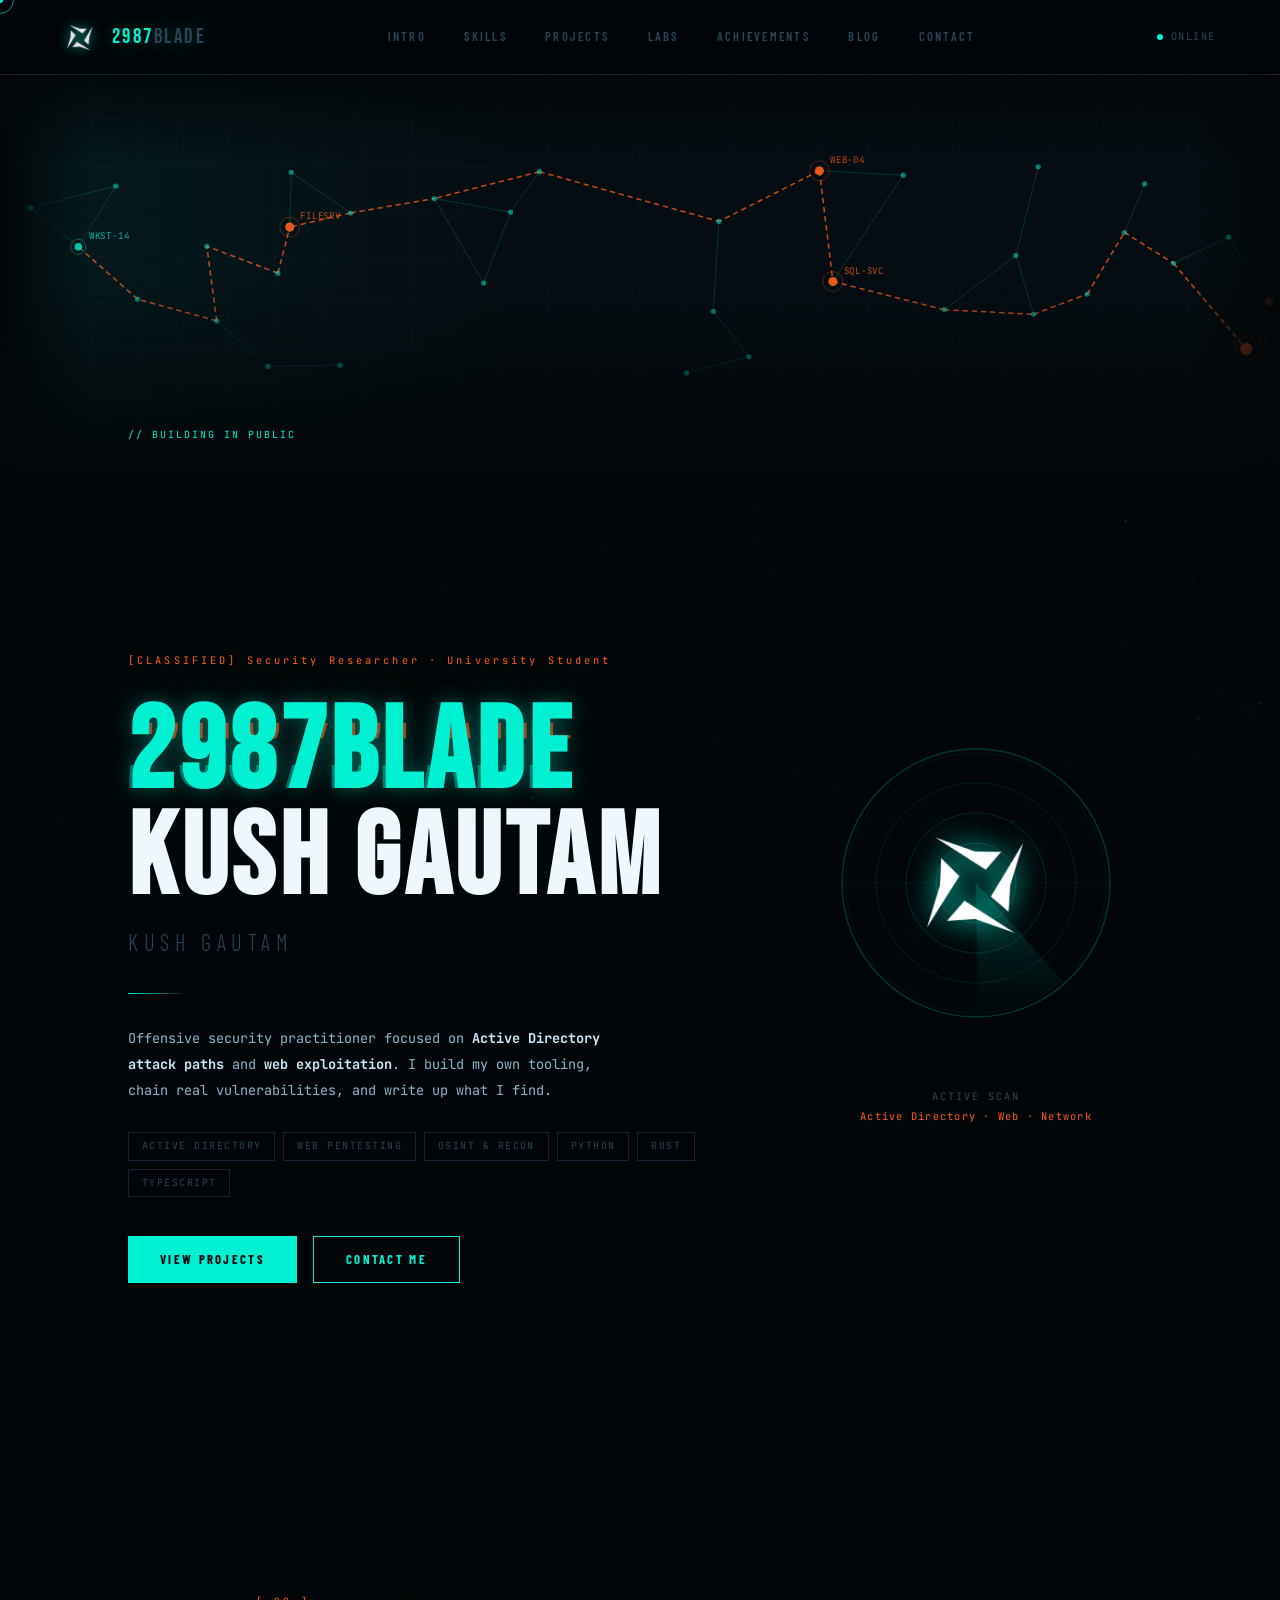
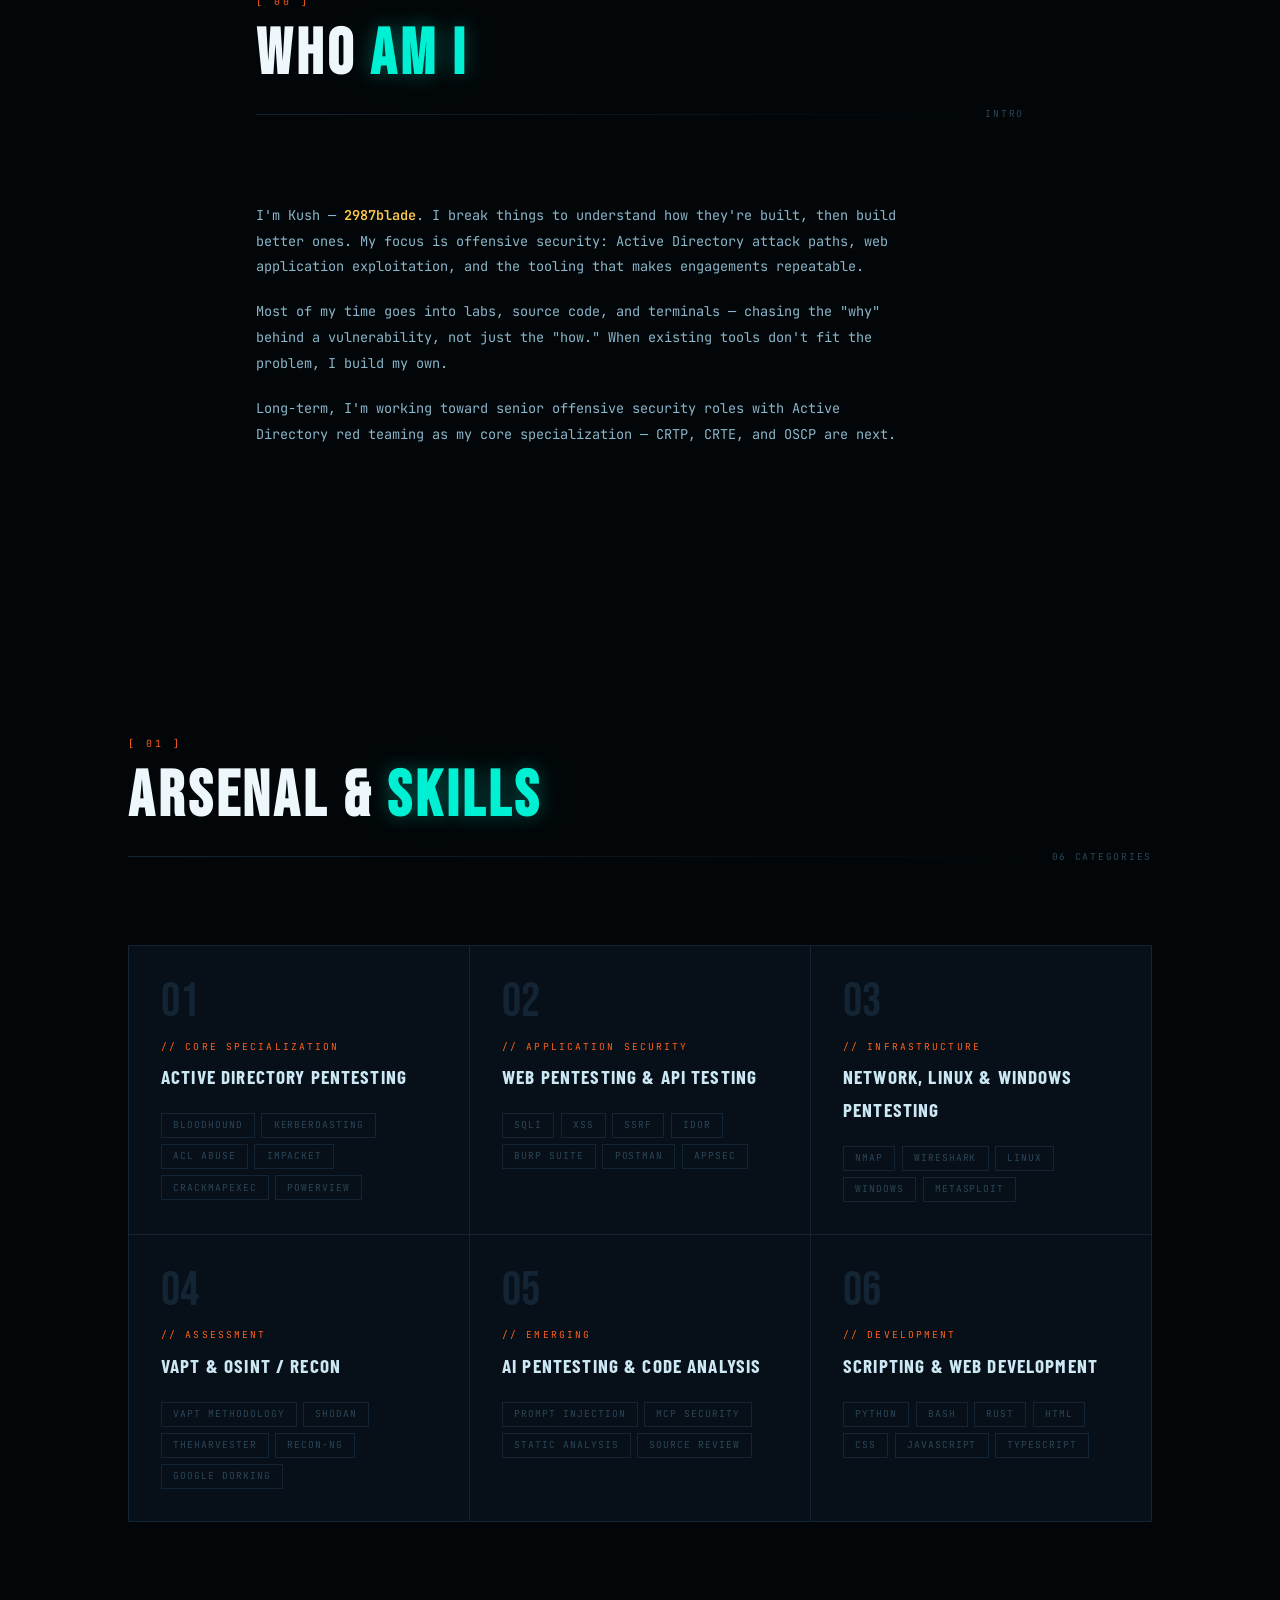
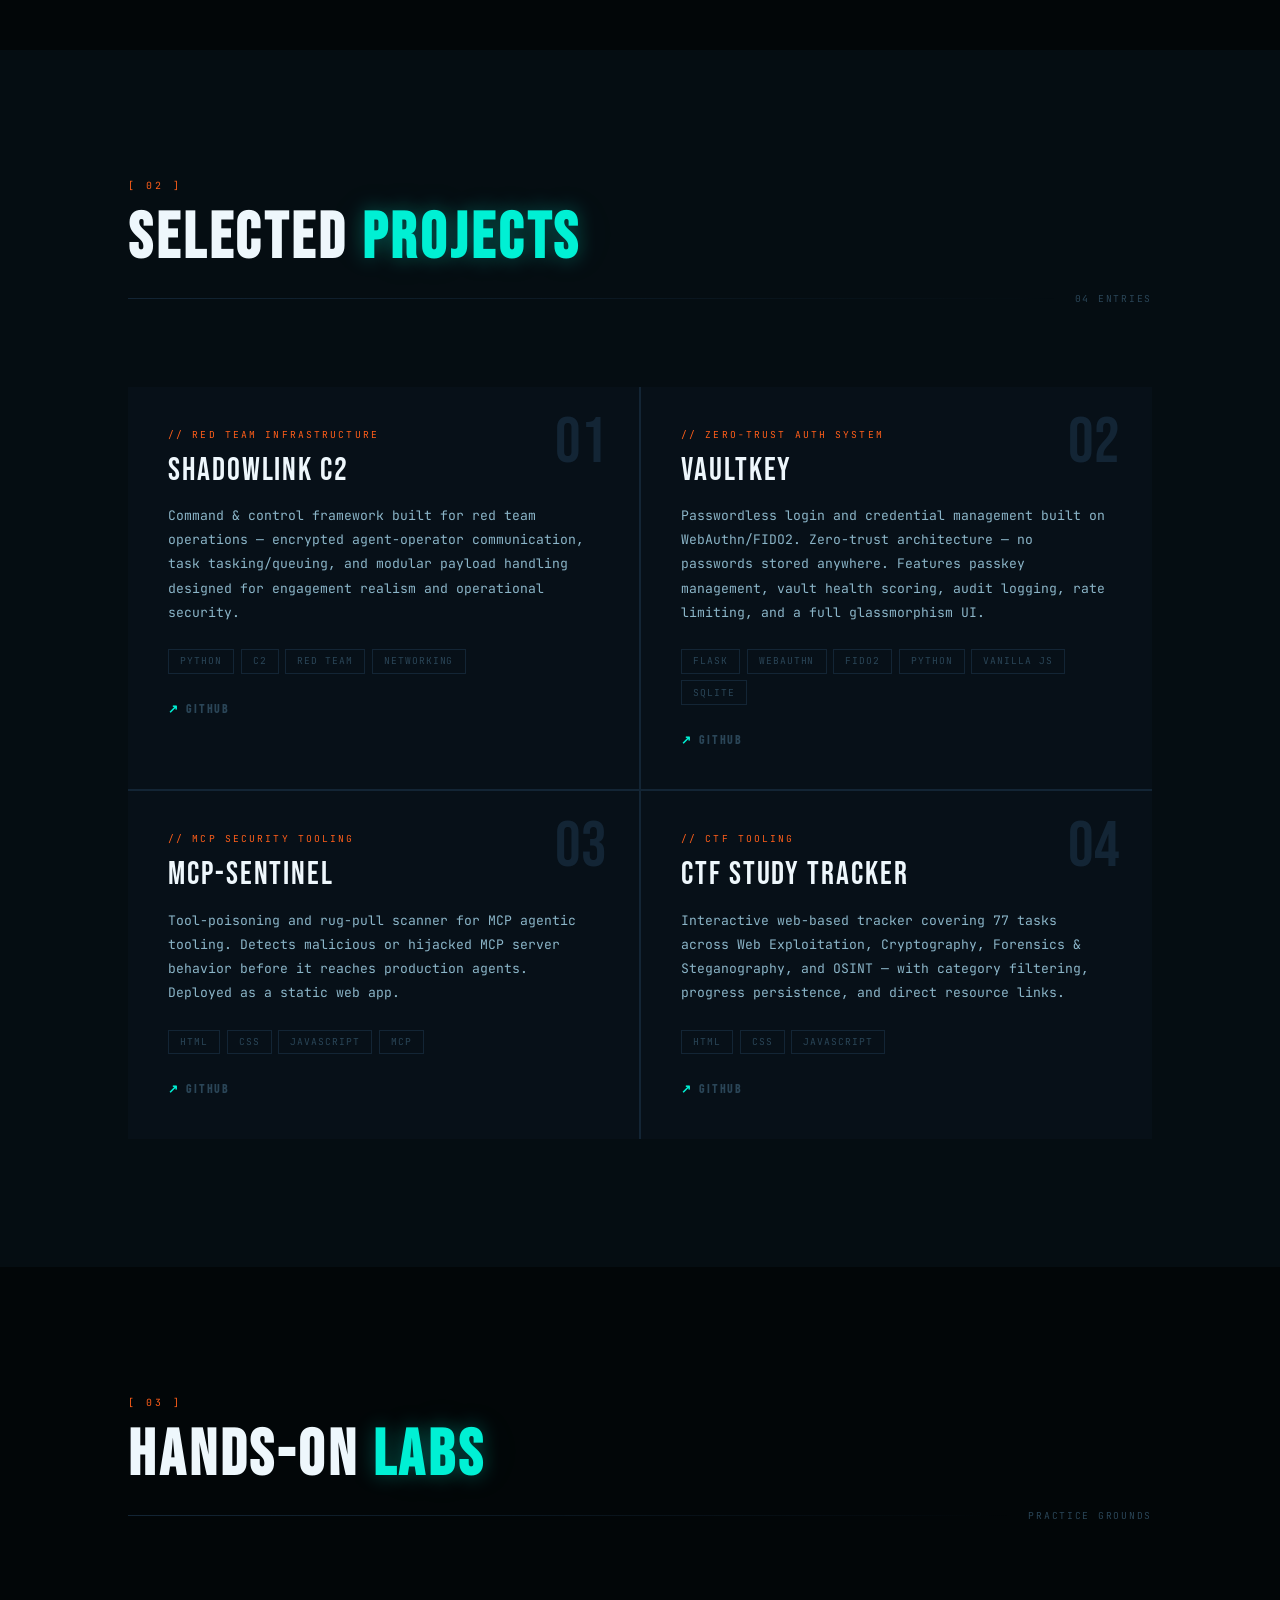
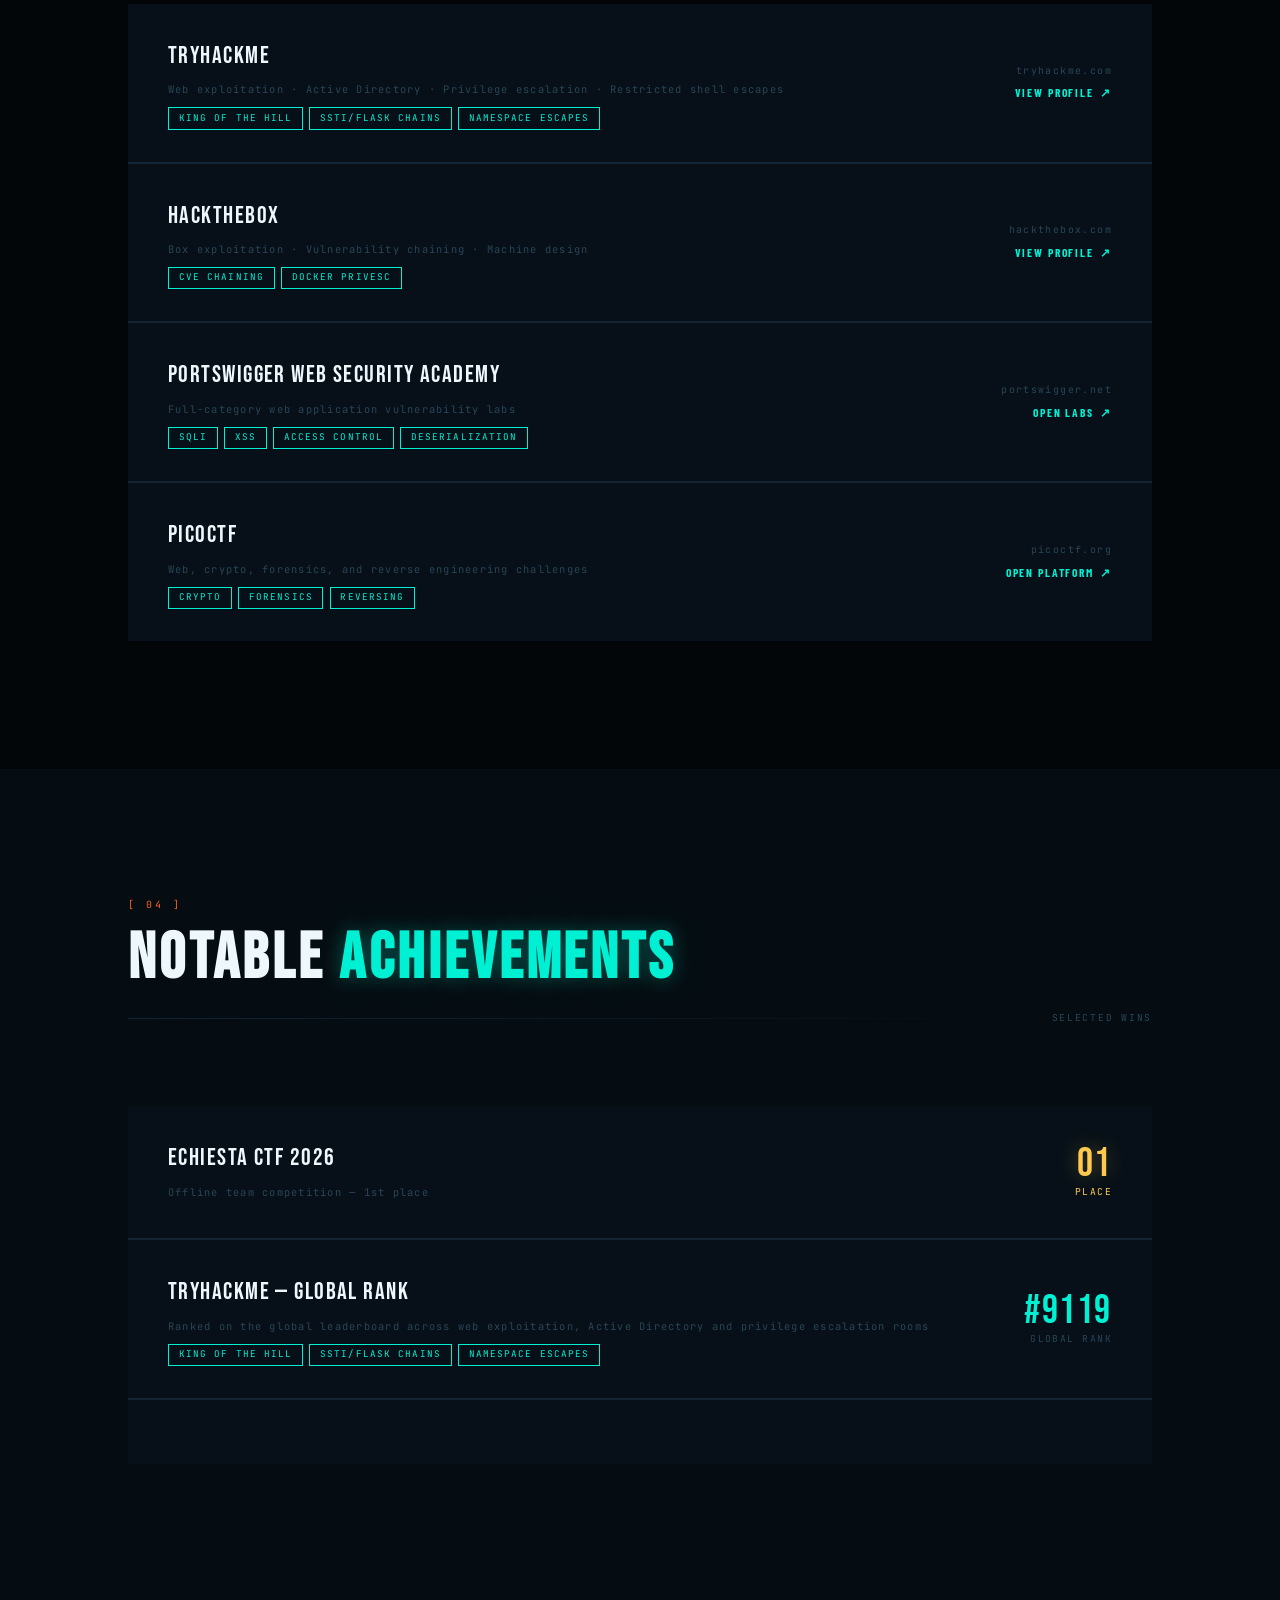
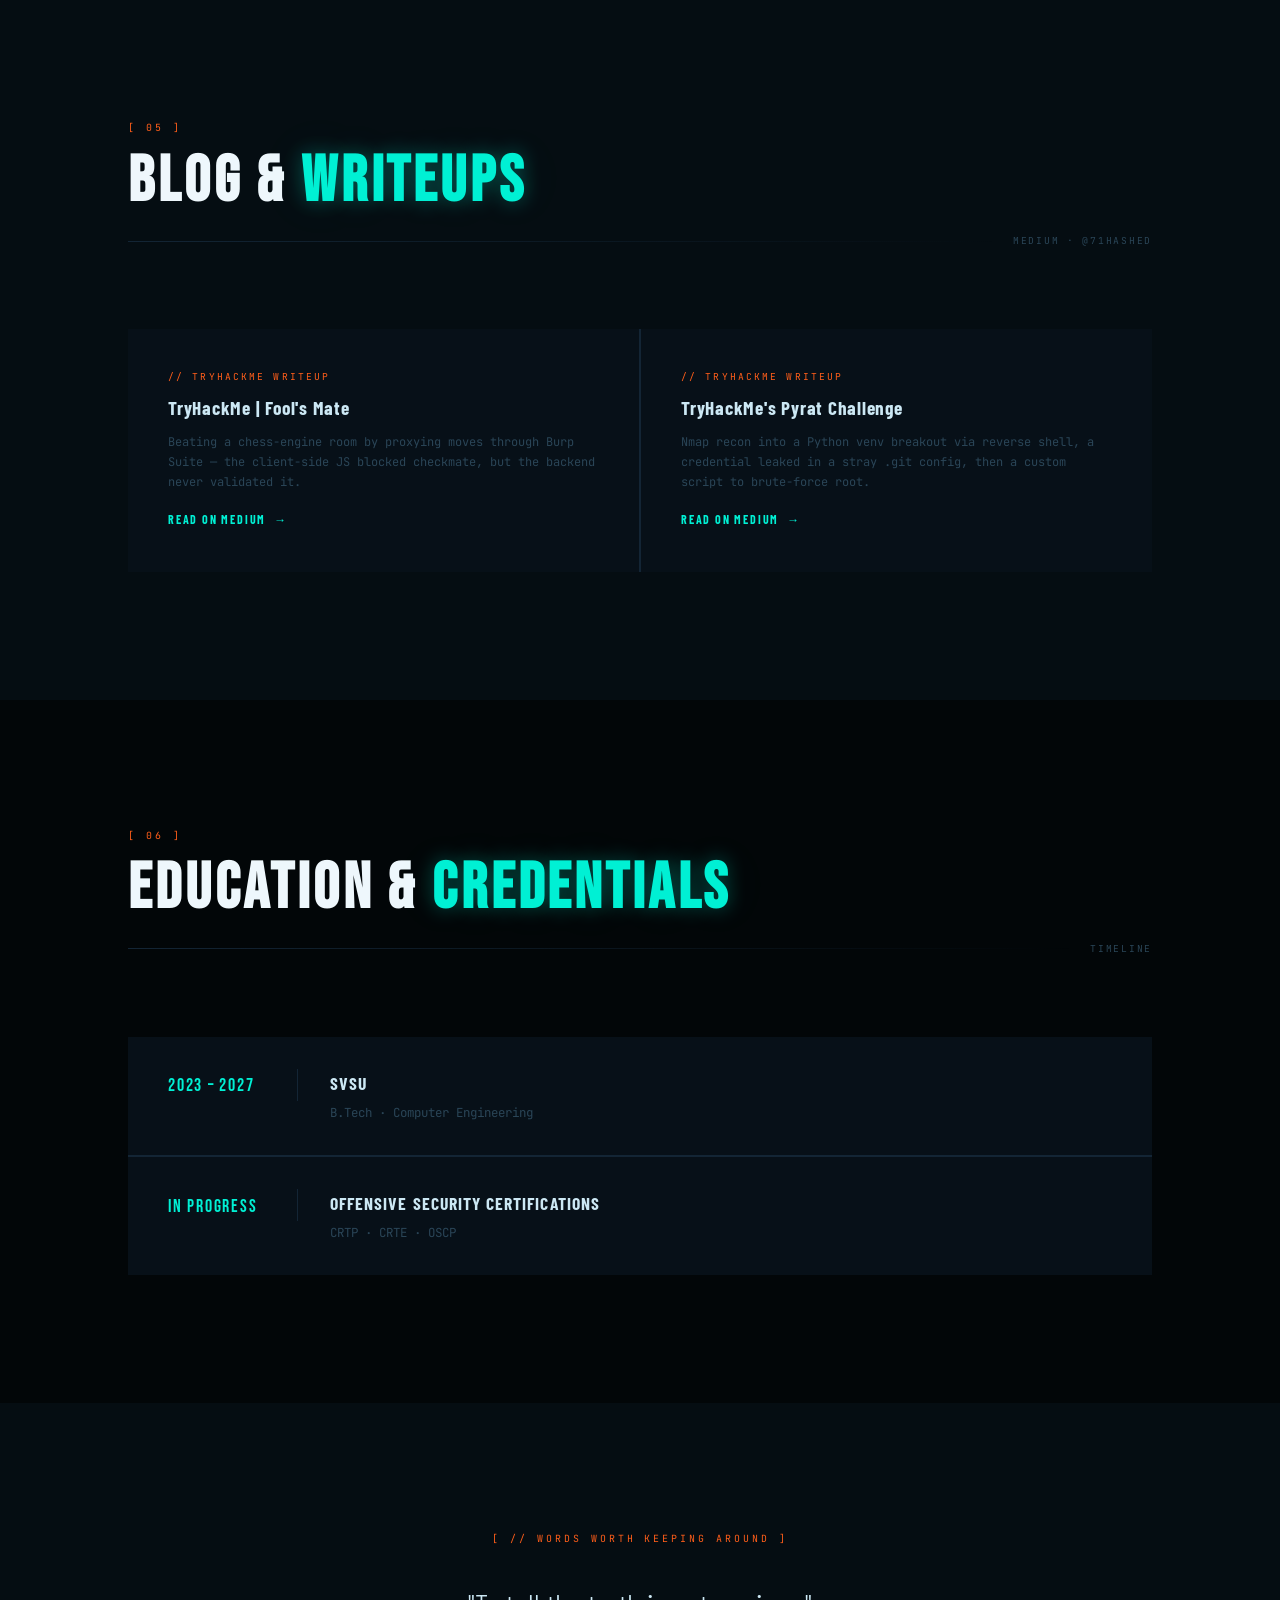
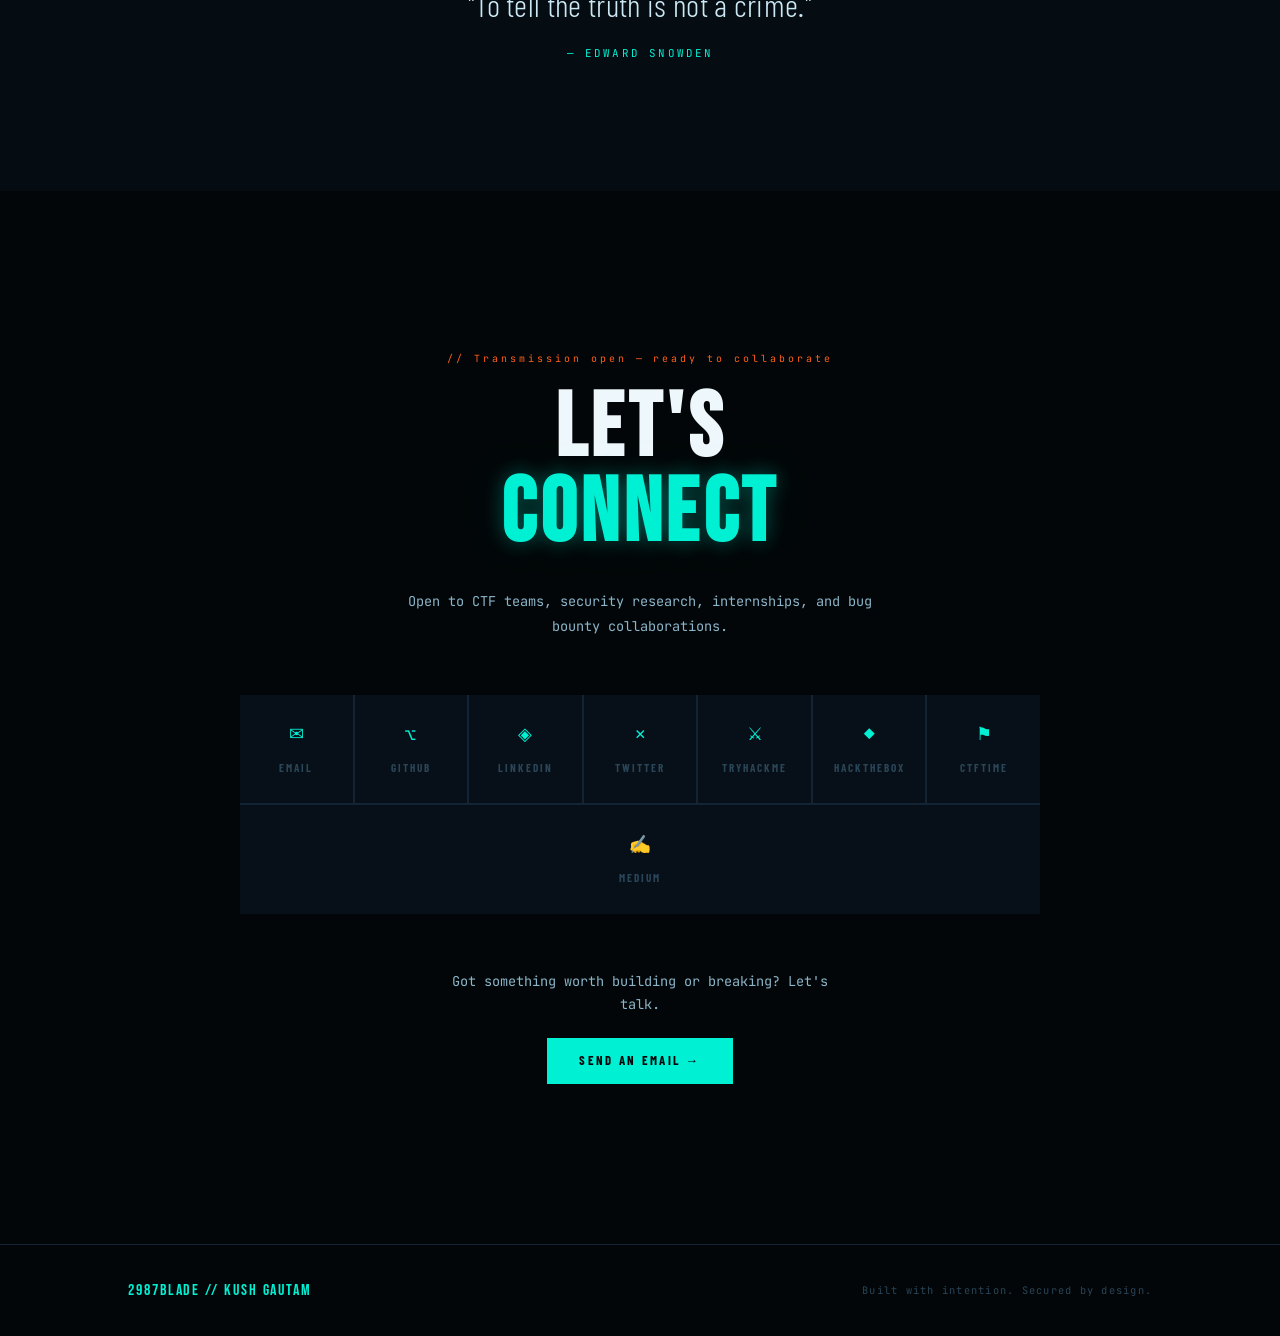
<file: index.html>
<!DOCTYPE html>
<html lang="en">
<head>
<meta charset="UTF-8"/>
<meta name="viewport" content="width=device-width, initial-scale=1.0"/>
<title>2987blade // Kush Gautam</title>
<link rel="preconnect" href="https://fonts.googleapis.com"/>
<link href="https://fonts.googleapis.com/css2?family=Bebas+Neue&family=JetBrains+Mono:wght@300;400;600&family=Barlow+Condensed:wght@300;400;600;700&display=swap" rel="stylesheet"/>
<link rel="stylesheet" href="styles.css"/>
</head>
<body>
<div id="scroll-progress"></div>
<canvas id="bg-canvas"></canvas>
<div id="scanline"></div>
<div id="cur"></div>
<div id="cur-ring"></div>

<nav>
  <div class="nav-id">
    <img class="nav-logo" src="[data-uri]" alt="logo"/>
    <span class="nav-blade">2987<span>blade</span></span>
  </div>
  <ul class="nav-links">
    <li><a href="#intro">Intro</a></li>
    <li><a href="#skills">Skills</a></li>
    <li><a href="#projects">Projects</a></li>
    <li><a href="#labs">Labs</a></li>
    <li><a href="#achievements">Achievements</a></li>
    <li><a href="#blog">Blog</a></li>
    <li><a href="#contact">Contact</a></li>
  </ul>
  <div class="nav-status">ONLINE</div>
</nav>

<aside class="side-index">
  <div class="si-label">INDEX</div>
  <ul class="si-list">
    <li><a href="#intro" data-sec="intro">Intro</a></li>
    <li><a href="#skills" data-sec="skills">Skills</a></li>
    <li><a href="#projects" data-sec="projects">Projects</a></li>
    <li><a href="#labs" data-sec="labs">Labs</a></li>
    <li><a href="#achievements" data-sec="achievements">Achievements</a></li>
    <li><a href="#blog" data-sec="blog">Blog</a></li>
    <li><a href="#education" data-sec="education">Education</a></li>
    <li><a href="#contact" data-sec="contact">Contact</a></li>
  </ul>
</aside>

<section id="banner">
  <div class="banner-wrap">
    <!-- Embedded attack-path graph banner (no external file needed).
         To use a real photo instead, replace this <svg> block with:
         <img class="banner-img" src="assets/your-photo.jpg" alt="banner"/> -->
    <svg class="banner-svg" viewBox="0 0 1800 520" preserveAspectRatio="xMidYMid slice" xmlns="http://www.w3.org/2000/svg">
<rect width="1800" height="520" fill="#050d12"/>
<line x1="0" y1="0" x2="0" y2="520" stroke="#132535" stroke-width="1" opacity="0.35"/>
<line x1="60" y1="0" x2="60" y2="520" stroke="#132535" stroke-width="1" opacity="0.35"/>
<line x1="120" y1="0" x2="120" y2="520" stroke="#132535" stroke-width="1" opacity="0.35"/>
<line x1="180" y1="0" x2="180" y2="520" stroke="#132535" stroke-width="1" opacity="0.35"/>
<line x1="240" y1="0" x2="240" y2="520" stroke="#132535" stroke-width="1" opacity="0.35"/>
<line x1="300" y1="0" x2="300" y2="520" stroke="#132535" stroke-width="1" opacity="0.35"/>
<line x1="360" y1="0" x2="360" y2="520" stroke="#132535" stroke-width="1" opacity="0.35"/>
<line x1="420" y1="0" x2="420" y2="520" stroke="#132535" stroke-width="1" opacity="0.35"/>
<line x1="480" y1="0" x2="480" y2="520" stroke="#132535" stroke-width="1" opacity="0.35"/>
<line x1="540" y1="0" x2="540" y2="520" stroke="#132535" stroke-width="1" opacity="0.35"/>
<line x1="600" y1="0" x2="600" y2="520" stroke="#132535" stroke-width="1" opacity="0.35"/>
<line x1="660" y1="0" x2="660" y2="520" stroke="#132535" stroke-width="1" opacity="0.35"/>
<line x1="720" y1="0" x2="720" y2="520" stroke="#132535" stroke-width="1" opacity="0.35"/>
<line x1="780" y1="0" x2="780" y2="520" stroke="#132535" stroke-width="1" opacity="0.35"/>
<line x1="840" y1="0" x2="840" y2="520" stroke="#132535" stroke-width="1" opacity="0.35"/>
<line x1="900" y1="0" x2="900" y2="520" stroke="#132535" stroke-width="1" opacity="0.35"/>
<line x1="960" y1="0" x2="960" y2="520" stroke="#132535" stroke-width="1" opacity="0.35"/>
<line x1="1020" y1="0" x2="1020" y2="520" stroke="#132535" stroke-width="1" opacity="0.35"/>
<line x1="1080" y1="0" x2="1080" y2="520" stroke="#132535" stroke-width="1" opacity="0.35"/>
<line x1="1140" y1="0" x2="1140" y2="520" stroke="#132535" stroke-width="1" opacity="0.35"/>
<line x1="1200" y1="0" x2="1200" y2="520" stroke="#132535" stroke-width="1" opacity="0.35"/>
<line x1="1260" y1="0" x2="1260" y2="520" stroke="#132535" stroke-width="1" opacity="0.35"/>
<line x1="1320" y1="0" x2="1320" y2="520" stroke="#132535" stroke-width="1" opacity="0.35"/>
<line x1="1380" y1="0" x2="1380" y2="520" stroke="#132535" stroke-width="1" opacity="0.35"/>
<line x1="1440" y1="0" x2="1440" y2="520" stroke="#132535" stroke-width="1" opacity="0.35"/>
<line x1="1500" y1="0" x2="1500" y2="520" stroke="#132535" stroke-width="1" opacity="0.35"/>
<line x1="1560" y1="0" x2="1560" y2="520" stroke="#132535" stroke-width="1" opacity="0.35"/>
<line x1="1620" y1="0" x2="1620" y2="520" stroke="#132535" stroke-width="1" opacity="0.35"/>
<line x1="1680" y1="0" x2="1680" y2="520" stroke="#132535" stroke-width="1" opacity="0.35"/>
<line x1="1740" y1="0" x2="1740" y2="520" stroke="#132535" stroke-width="1" opacity="0.35"/>
<line x1="0" y1="0" x2="1800" y2="0" stroke="#132535" stroke-width="1" opacity="0.35"/>
<line x1="0" y1="60" x2="1800" y2="60" stroke="#132535" stroke-width="1" opacity="0.35"/>
<line x1="0" y1="120" x2="1800" y2="120" stroke="#132535" stroke-width="1" opacity="0.35"/>
<line x1="0" y1="180" x2="1800" y2="180" stroke="#132535" stroke-width="1" opacity="0.35"/>
<line x1="0" y1="240" x2="1800" y2="240" stroke="#132535" stroke-width="1" opacity="0.35"/>
<line x1="0" y1="300" x2="1800" y2="300" stroke="#132535" stroke-width="1" opacity="0.35"/>
<line x1="0" y1="360" x2="1800" y2="360" stroke="#132535" stroke-width="1" opacity="0.35"/>
<line x1="0" y1="420" x2="1800" y2="420" stroke="#132535" stroke-width="1" opacity="0.35"/>
<line x1="0" y1="480" x2="1800" y2="480" stroke="#132535" stroke-width="1" opacity="0.35"/>
<line x1="99.8" y1="175.7" x2="211.7" y2="147.1" stroke="#00f0d4" stroke-width="1" opacity="0.22"/>
<line x1="1562.8" y1="144.3" x2="1536.1" y2="208.1" stroke="#00f0d4" stroke-width="1" opacity="0.22"/>
<line x1="961.2" y1="392.5" x2="1043.0" y2="371.4" stroke="#00f0d4" stroke-width="1" opacity="0.22"/>
<line x1="344.2" y1="324.2" x2="411.6" y2="384.0" stroke="#00f0d4" stroke-width="1" opacity="0.22"/>
<line x1="630.0" y1="163.5" x2="694.7" y2="274.6" stroke="#00f0d4" stroke-width="1" opacity="0.22"/>
<line x1="1672.7" y1="214.2" x2="1600.6" y2="248.5" stroke="#00f0d4" stroke-width="1" opacity="0.22"/>
<line x1="1153.3" y1="272.6" x2="1245.7" y2="132.8" stroke="#00f0d4" stroke-width="1" opacity="0.22"/>
<line x1="694.7" y1="274.6" x2="730.0" y2="181.4" stroke="#00f0d4" stroke-width="1" opacity="0.22"/>
<line x1="99.8" y1="175.7" x2="162.4" y2="226.9" stroke="#00f0d4" stroke-width="1" opacity="0.22"/>
<line x1="1727.3" y1="299.2" x2="1696.1" y2="361.0" stroke="#00f0d4" stroke-width="1" opacity="0.22"/>
<line x1="996.2" y1="311.7" x2="1043.0" y2="371.4" stroke="#00f0d4" stroke-width="1" opacity="0.22"/>
<line x1="440.1" y1="201.0" x2="442.1" y2="129.0" stroke="#00f0d4" stroke-width="1" opacity="0.22"/>
<line x1="768.0" y1="128.3" x2="730.0" y2="181.4" stroke="#00f0d4" stroke-width="1" opacity="0.22"/>
<line x1="1135.6" y1="127.0" x2="1245.7" y2="132.8" stroke="#00f0d4" stroke-width="1" opacity="0.22"/>
<line x1="1416.8" y1="315.5" x2="1393.6" y2="238.2" stroke="#00f0d4" stroke-width="1" opacity="0.22"/>
<line x1="519.8" y1="182.5" x2="442.1" y2="129.0" stroke="#00f0d4" stroke-width="1" opacity="0.22"/>
<line x1="630.0" y1="163.5" x2="730.0" y2="181.4" stroke="#00f0d4" stroke-width="1" opacity="0.22"/>
<line x1="1299.6" y1="309.5" x2="1393.6" y2="238.2" stroke="#00f0d4" stroke-width="1" opacity="0.22"/>
<line x1="506.2" y1="382.3" x2="411.6" y2="384.0" stroke="#00f0d4" stroke-width="1" opacity="0.22"/>
<line x1="996.2" y1="311.7" x2="1003.7" y2="193.6" stroke="#00f0d4" stroke-width="1" opacity="0.22"/>
<line x1="211.7" y1="147.1" x2="162.4" y2="226.9" stroke="#00f0d4" stroke-width="1" opacity="0.22"/>
<line x1="1672.7" y1="214.2" x2="1727.3" y2="299.2" stroke="#00f0d4" stroke-width="1" opacity="0.22"/>
<line x1="1422.9" y1="121.8" x2="1393.6" y2="238.2" stroke="#00f0d4" stroke-width="1" opacity="0.22"/>
<line class="crit-edge" x1="344.2" y1="324.2" x2="240.3" y2="295.7" stroke="#ff5e1a" stroke-width="2" opacity="0.75"/>
<line class="crit-edge" x1="768.0" y1="128.3" x2="630.0" y2="163.5" stroke="#ff5e1a" stroke-width="2" opacity="0.75"/>
<line class="crit-edge" x1="1135.6" y1="127.0" x2="1153.3" y2="272.6" stroke="#ff5e1a" stroke-width="2" opacity="0.75"/>
<line class="crit-edge" x1="1416.8" y1="315.5" x2="1487.3" y2="289.0" stroke="#ff5e1a" stroke-width="2" opacity="0.75"/>
<line class="crit-edge" x1="1299.6" y1="309.5" x2="1153.3" y2="272.6" stroke="#ff5e1a" stroke-width="2" opacity="0.75"/>
<line class="crit-edge" x1="1600.6" y1="248.5" x2="1696.1" y2="361.0" stroke="#ff5e1a" stroke-width="2" opacity="0.75"/>
<line class="crit-edge" x1="344.2" y1="324.2" x2="331.2" y2="226.2" stroke="#ff5e1a" stroke-width="2" opacity="0.75"/>
<line class="crit-edge" x1="240.3" y1="295.7" x2="162.4" y2="226.9" stroke="#ff5e1a" stroke-width="2" opacity="0.75"/>
<line class="crit-edge" x1="424.5" y1="261.5" x2="440.1" y2="201.0" stroke="#ff5e1a" stroke-width="2" opacity="0.75"/>
<line class="crit-edge" x1="424.5" y1="261.5" x2="331.2" y2="226.2" stroke="#ff5e1a" stroke-width="2" opacity="0.75"/>
<line class="crit-edge" x1="519.8" y1="182.5" x2="440.1" y2="201.0" stroke="#ff5e1a" stroke-width="2" opacity="0.75"/>
<line class="crit-edge" x1="1299.6" y1="309.5" x2="1416.8" y2="315.5" stroke="#ff5e1a" stroke-width="2" opacity="0.75"/>
<line class="crit-edge" x1="519.8" y1="182.5" x2="630.0" y2="163.5" stroke="#ff5e1a" stroke-width="2" opacity="0.75"/>
<line class="crit-edge" x1="1487.3" y1="289.0" x2="1536.1" y2="208.1" stroke="#ff5e1a" stroke-width="2" opacity="0.75"/>
<line class="crit-edge" x1="768.0" y1="128.3" x2="1003.7" y2="193.6" stroke="#ff5e1a" stroke-width="2" opacity="0.75"/>
<line class="crit-edge" x1="1135.6" y1="127.0" x2="1003.7" y2="193.6" stroke="#ff5e1a" stroke-width="2" opacity="0.75"/>
<line class="crit-edge" x1="1536.1" y1="208.1" x2="1600.6" y2="248.5" stroke="#ff5e1a" stroke-width="2" opacity="0.75"/>
<circle cx="519.8" cy="182.5" r="3.4" fill="#00f0d4" opacity="0.5"/>
<circle cx="1299.6" cy="309.5" r="3.4" fill="#00f0d4" opacity="0.5"/>
<circle cx="1562.8" cy="144.3" r="3.4" fill="#00f0d4" opacity="0.5"/>
<circle cx="768.0" cy="128.3" r="3.4" fill="#00f0d4" opacity="0.5"/>
<circle cx="424.5" cy="261.5" r="3.4" fill="#00f0d4" opacity="0.5"/>
<circle cx="99.8" cy="175.7" r="3.4" fill="#00f0d4" opacity="0.5"/>
<circle cx="1422.9" cy="121.8" r="3.4" fill="#00f0d4" opacity="0.5"/>
<circle cx="1416.8" cy="315.5" r="3.4" fill="#00f0d4" opacity="0.5"/>
<circle cx="630.0" cy="163.5" r="3.4" fill="#00f0d4" opacity="0.5"/>
<circle cx="1672.7" cy="214.2" r="3.4" fill="#00f0d4" opacity="0.5"/>
<circle cx="211.7" cy="147.1" r="3.4" fill="#00f0d4" opacity="0.5"/>
<circle cx="1487.3" cy="289.0" r="3.4" fill="#00f0d4" opacity="0.5"/>
<circle cx="961.2" cy="392.5" r="3.4" fill="#00f0d4" opacity="0.5"/>
<circle cx="694.7" cy="274.6" r="3.4" fill="#00f0d4" opacity="0.5"/>
<circle cx="1245.7" cy="132.8" r="3.4" fill="#00f0d4" opacity="0.5"/>
<circle cx="506.2" cy="382.3" r="3.4" fill="#00f0d4" opacity="0.5"/>
<circle cx="344.2" cy="324.2" r="3.4" fill="#00f0d4" opacity="0.5"/>
<circle cx="331.2" cy="226.2" r="3.4" fill="#00f0d4" opacity="0.5"/>
<circle cx="996.2" cy="311.7" r="3.4" fill="#00f0d4" opacity="0.5"/>
<circle cx="442.1" cy="129.0" r="3.4" fill="#00f0d4" opacity="0.5"/>
<circle cx="411.6" cy="384.0" r="3.4" fill="#00f0d4" opacity="0.5"/>
<circle cx="1536.1" cy="208.1" r="3.4" fill="#00f0d4" opacity="0.5"/>
<circle cx="1600.6" cy="248.5" r="3.4" fill="#00f0d4" opacity="0.5"/>
<circle cx="1003.7" cy="193.6" r="3.4" fill="#00f0d4" opacity="0.5"/>
<circle cx="1043.0" cy="371.4" r="3.4" fill="#00f0d4" opacity="0.5"/>
<circle cx="730.0" cy="181.4" r="3.4" fill="#00f0d4" opacity="0.5"/>
<circle cx="240.3" cy="295.7" r="3.4" fill="#00f0d4" opacity="0.5"/>
<circle cx="1393.6" cy="238.2" r="3.4" fill="#00f0d4" opacity="0.5"/>
<circle cx="162.4" cy="226.9" r="10" fill="none" stroke="#00f0d4" stroke-width="1.2" opacity="0.4"/>
<circle cx="162.4" cy="226.9" r="5" fill="#00f0d4" opacity="0.9"/>
<circle cx="1135.6" cy="127.0" r="13" fill="none" stroke="#ff5e1a" stroke-width="1.2" opacity="0.3"/>
<circle cx="1135.6" cy="127.0" r="6" fill="#ff5e1a" opacity="0.9"/>
<circle cx="440.1" cy="201.0" r="13" fill="none" stroke="#ff5e1a" stroke-width="1.2" opacity="0.3"/>
<circle cx="440.1" cy="201.0" r="6" fill="#ff5e1a" opacity="0.9"/>
<circle class="da-ring" cx="1696.1" cy="361.0" r="15" fill="none" stroke="#ff5e1a" stroke-width="1.2" opacity="0.3"/>
<circle class="da-ring" cx="1696.1" cy="361.0" r="20" fill="none" stroke="#ff5e1a" stroke-width="1" opacity="0.15"/>
<circle cx="1696.1" cy="361.0" r="8" fill="#ff5e1a" opacity="0.9"/>
<circle cx="1727.3" cy="299.2" r="13" fill="none" stroke="#ff5e1a" stroke-width="1.2" opacity="0.3"/>
<circle cx="1727.3" cy="299.2" r="6" fill="#ff5e1a" opacity="0.9"/>
<circle cx="1153.3" cy="272.6" r="13" fill="none" stroke="#ff5e1a" stroke-width="1.2" opacity="0.3"/>
<circle cx="1153.3" cy="272.6" r="6" fill="#ff5e1a" opacity="0.9"/>
<text x="176.4" y="216.9" font-family="JetBrains Mono, monospace" font-size="12" letter-spacing="1" fill="#00f0d4" opacity="0.75">WKST-14</text>
<text x="1710.1" y="351.0" font-family="JetBrains Mono, monospace" font-size="12" letter-spacing="1" fill="#ff5e1a" opacity="0.75">DA</text>
<text x="1167.3" y="262.6" font-family="JetBrains Mono, monospace" font-size="12" letter-spacing="1" fill="#ff5e1a" opacity="0.75">SQL-SVC</text>
<text x="1149.6" y="117.0" font-family="JetBrains Mono, monospace" font-size="12" letter-spacing="1" fill="#ff5e1a" opacity="0.75">WEB-04</text>
<text x="1741.3" y="289.2" font-family="JetBrains Mono, monospace" font-size="12" letter-spacing="1" fill="#ff5e1a" opacity="0.75">DC01</text>
<text x="454.1" y="191.0" font-family="JetBrains Mono, monospace" font-size="12" letter-spacing="1" fill="#ff5e1a" opacity="0.75">FILESRV</text>
</svg>
    <div class="banner-fade"></div>
    <div class="banner-tag">// Building in public</div>
  </div>
</section>

<section id="hero">
  <div class="hero-l">
    <p class="hero-classified">Security Researcher · University Student</p>
    <h1 class="hero-name">
      <span class="blade" data-t="2987blade">2987blade</span>
      Kush Gautam
    </h1>
    <p class="hero-realname">Kush Gautam</p>
    <div class="hero-divider"></div>
    <p class="hero-desc">
      Offensive security practitioner focused on <strong>Active Directory attack paths</strong>
      and <strong>web exploitation</strong>. I build my own tooling, chain real vulnerabilities,
      and write up what I find.
    </p>
    <div class="hero-tags">
      <span class="htag">Active Directory</span>
      <span class="htag">Web Pentesting</span>
      <span class="htag">OSINT & Recon</span>
      <span class="htag">Python</span>
      <span class="htag">Rust</span>
      <span class="htag">TypeScript</span>
    </div>
    <div class="hero-cta">
      <a href="#projects" class="btn btn-primary"><span>View Projects</span></a>
      <a href="mailto:kushgautam348@gmail.com" class="btn btn-ghost"><span>Contact Me</span></a>
    </div>
  </div>
  <div class="hero-r">
    <div class="radar-wrap">
      <canvas id="radar-canvas" width="340" height="340"></canvas>
      <img class="radar-logo" src="[data-uri]" alt="logo"/>
    </div>
    <div class="hero-bigstat">
      <div class="hero-bigstat-label">Active Scan</div>
      <div class="hero-bigstat-sub">Active Directory · Web · Network</div>
    </div>
  </div>
</section>

<section id="intro">
  <div class="wrap">
    <div class="sh reveal">
      <div class="sh-eyebrow">00</div>
      <h2 class="sh-title">Who <em>Am I</em></h2>
      <div class="sh-rule"><div class="sh-rule-line"></div><span class="sh-rule-count">INTRO</span></div>
    </div>
    <div class="intro-body reveal">
      <p>I'm Kush — <span class="hl">2987blade</span>. I break things to understand how they're built, then build better ones. My focus is offensive security: Active Directory attack paths, web application exploitation, and the tooling that makes engagements repeatable.</p>
      <p>Most of my time goes into labs, source code, and terminals — chasing the "why" behind a vulnerability, not just the "how." When existing tools don't fit the problem, I build my own.</p>
      <p>Long-term, I'm working toward senior offensive security roles with Active Directory red teaming as my core specialization — CRTP, CRTE, and OSCP are next.</p>
    </div>
  </div>
</section>

<section id="skills">
  <div class="wrap">
    <div class="sh reveal">
      <div class="sh-eyebrow">01</div>
      <h2 class="sh-title">Arsenal &amp; <em>Skills</em></h2>
      <div class="sh-rule"><div class="sh-rule-line"></div><span class="sh-rule-count">06 CATEGORIES</span></div>
    </div>
    <div class="skill-layout">
      <div class="sk reveal"><div class="sk-num">01</div><div class="sk-cat">// Core Specialization</div><div class="sk-name">Active Directory Pentesting</div><div class="tags"><span class="tag">BloodHound</span><span class="tag">Kerberoasting</span><span class="tag">ACL Abuse</span><span class="tag">Impacket</span><span class="tag">CrackMapExec</span><span class="tag">PowerView</span></div></div>
      <div class="sk reveal"><div class="sk-num">02</div><div class="sk-cat">// Application Security</div><div class="sk-name">Web Pentesting &amp; API Testing</div><div class="tags"><span class="tag">SQLi</span><span class="tag">XSS</span><span class="tag">SSRF</span><span class="tag">IDOR</span><span class="tag">Burp Suite</span><span class="tag">Postman</span><span class="tag">AppSec</span></div></div>
      <div class="sk reveal"><div class="sk-num">03</div><div class="sk-cat">// Infrastructure</div><div class="sk-name">Network, Linux &amp; Windows Pentesting</div><div class="tags"><span class="tag">Nmap</span><span class="tag">Wireshark</span><span class="tag">Linux</span><span class="tag">Windows</span><span class="tag">Metasploit</span></div></div>
      <div class="sk reveal"><div class="sk-num">04</div><div class="sk-cat">// Assessment</div><div class="sk-name">VAPT &amp; OSINT / Recon</div><div class="tags"><span class="tag">VAPT Methodology</span><span class="tag">Shodan</span><span class="tag">TheHarvester</span><span class="tag">Recon-ng</span><span class="tag">Google Dorking</span></div></div>
      <div class="sk reveal"><div class="sk-num">05</div><div class="sk-cat">// Emerging</div><div class="sk-name">AI Pentesting &amp; Code Analysis</div><div class="tags"><span class="tag">Prompt Injection</span><span class="tag">MCP Security</span><span class="tag">Static Analysis</span><span class="tag">Source Review</span></div></div>
      <div class="sk reveal"><div class="sk-num">06</div><div class="sk-cat">// Development</div><div class="sk-name">Scripting &amp; Web Development</div><div class="tags"><span class="tag">Python</span><span class="tag">Bash</span><span class="tag">Rust</span><span class="tag">HTML</span><span class="tag">CSS</span><span class="tag">JavaScript</span><span class="tag">TypeScript</span></div></div>
    </div>
  </div>
</section>

<section id="projects">
  <div class="wrap-alt">
    <div class="sh reveal">
      <div class="sh-eyebrow">02</div>
      <h2 class="sh-title">Selected <em>Projects</em></h2>
      <div class="sh-rule"><div class="sh-rule-line"></div><span class="sh-rule-count">04 ENTRIES</span></div>
    </div>
    <div class="proj-layout">
      <div class="proj reveal">
        <div class="proj-index">01</div>
        <div class="proj-cat">// Red Team Infrastructure</div>
        <div class="proj-name">ShadowLink C2</div>
        <p class="proj-desc">Command &amp; control framework built for red team operations — encrypted agent-operator communication, task tasking/queuing, and modular payload handling designed for engagement realism and operational security.</p>
        <div class="proj-stack"><span class="tag">Python</span><span class="tag">C2</span><span class="tag">Red Team</span><span class="tag">Networking</span></div>
        <div class="proj-links"><a href="https://github.com/2987blade" class="plink" target="_blank">GitHub</a></div>
      </div>
      <div class="proj reveal">
        <div class="proj-index">02</div>
        <div class="proj-cat">// Zero-Trust Auth System</div>
        <div class="proj-name">VaultKey</div>
        <p class="proj-desc">Passwordless login and credential management built on WebAuthn/FIDO2. Zero-trust architecture — no passwords stored anywhere. Features passkey management, vault health scoring, audit logging, rate limiting, and a full glassmorphism UI.</p>
        <div class="proj-stack"><span class="tag">Flask</span><span class="tag">WebAuthn</span><span class="tag">FIDO2</span><span class="tag">Python</span><span class="tag">Vanilla JS</span><span class="tag">SQLite</span></div>
        <div class="proj-links"><a href="https://github.com/2987blade" class="plink" target="_blank">GitHub</a></div>
      </div>
      <div class="proj reveal">
        <div class="proj-index">03</div>
        <div class="proj-cat">// MCP Security Tooling</div>
        <div class="proj-name">MCP-Sentinel</div>
        <p class="proj-desc">Tool-poisoning and rug-pull scanner for MCP agentic tooling. Detects malicious or hijacked MCP server behavior before it reaches production agents. Deployed as a static web app.</p>
        <div class="proj-stack"><span class="tag">HTML</span><span class="tag">CSS</span><span class="tag">JavaScript</span><span class="tag">MCP</span></div>
        <div class="proj-links"><a href="https://github.com/2987blade" class="plink" target="_blank">GitHub</a></div>
      </div>
      <div class="proj reveal">
        <div class="proj-index">04</div>
        <div class="proj-cat">// CTF Tooling</div>
        <div class="proj-name">CTF Study Tracker</div>
        <p class="proj-desc">Interactive web-based tracker covering 77 tasks across Web Exploitation, Cryptography, Forensics &amp; Steganography, and OSINT — with category filtering, progress persistence, and direct resource links.</p>
        <div class="proj-stack"><span class="tag">HTML</span><span class="tag">CSS</span><span class="tag">JavaScript</span></div>
        <div class="proj-links"><a href="https://github.com/2987blade" class="plink" target="_blank">GitHub</a></div>
      </div>
    </div>
  </div>
</section>

<section id="labs">
  <div class="wrap">
    <div class="sh reveal">
      <div class="sh-eyebrow">03</div>
      <h2 class="sh-title">Hands-On <em>Labs</em></h2>
      <div class="sh-rule"><div class="sh-rule-line"></div><span class="sh-rule-count">PRACTICE GROUNDS</span></div>
    </div>
    <div class="ctf-list">
      <a class="ctf ctf-link reveal" href="https://tryhackme.com/p/2987blade" target="_blank" rel="noopener">
        <div>
          <div class="ctf-name">TryHackMe</div>
          <div class="ctf-meta">Web exploitation · Active Directory · Privilege escalation · Restricted shell escapes</div>
          <div class="ctf-badges"><span class="badge">King of the Hill</span><span class="badge">SSTI/Flask Chains</span><span class="badge">Namespace Escapes</span></div>
        </div>
        <div class="ctf-go"><span class="ctf-go-host">tryhackme.com</span><span class="ctf-go-cta">View profile</span></div>
      </a>
      <a class="ctf ctf-link reveal" href="https://app.hackthebox.com/users/2136950" target="_blank" rel="noopener">
        <div>
          <div class="ctf-name">HackTheBox</div>
          <div class="ctf-meta">Box exploitation · Vulnerability chaining · Machine design</div>
          <div class="ctf-badges"><span class="badge">CVE Chaining</span><span class="badge">Docker Privesc</span></div>
        </div>
        <div class="ctf-go"><span class="ctf-go-host">hackthebox.com</span><span class="ctf-go-cta">View profile</span></div>
      </a>
      <a class="ctf ctf-link reveal" href="https://portswigger.net/web-security" target="_blank" rel="noopener">
        <div>
          <div class="ctf-name">PortSwigger Web Security Academy</div>
          <div class="ctf-meta">Full-category web application vulnerability labs</div>
          <div class="ctf-badges"><span class="badge">SQLi</span><span class="badge">XSS</span><span class="badge">Access Control</span><span class="badge">Deserialization</span></div>
        </div>
        <div class="ctf-go"><span class="ctf-go-host">portswigger.net</span><span class="ctf-go-cta">Open labs</span></div>
      </a>
      <a class="ctf ctf-link reveal" href="https://play.picoctf.org/" target="_blank" rel="noopener">
        <div>
          <div class="ctf-name">PicoCTF</div>
          <div class="ctf-meta">Web, crypto, forensics, and reverse engineering challenges</div>
          <div class="ctf-badges"><span class="badge">Crypto</span><span class="badge">Forensics</span><span class="badge">Reversing</span></div>
        </div>
        <div class="ctf-go"><span class="ctf-go-host">picoctf.org</span><span class="ctf-go-cta">Open platform</span></div>
      </a>
    </div>
  </div>
</section>

<section id="achievements">
  <div class="wrap-alt">
    <div class="sh reveal">
      <div class="sh-eyebrow">04</div>
      <h2 class="sh-title">Notable <em>Achievements</em></h2>
      <div class="sh-rule"><div class="sh-rule-line"></div><span class="sh-rule-count">SELECTED WINS</span></div>
    </div>
    <div class="ctf-list">
      <div class="ctf win reveal">
        <div>
          <div class="ctf-name">Echiesta CTF 2026</div>
          <div class="ctf-meta">Offline team competition — 1st place</div>
        </div>
        <div class="ctf-rank"><div class="rank-num gold">01</div><div class="rank-label gold">Place</div></div>
      </div>
      <a class="ctf ctf-link reveal" href="https://tryhackme.com/p/2987blade" target="_blank" rel="noopener">
        <div>
          <div class="ctf-name">TryHackMe — Global Rank</div>
          <div class="ctf-meta">Ranked on the global leaderboard across web exploitation, Active Directory and privilege escalation rooms</div>
          <div class="ctf-badges"><span class="badge">King of the Hill</span><span class="badge">SSTI/Flask Chains</span><span class="badge">Namespace Escapes</span></div>
        </div>
        <div class="ctf-rank"><div class="rank-num">#9119</div><div class="rank-label">Global Rank</div></div>
      </a>
      <div class="ctf reveal">
      </div>
</section>

<section id="blog">
  <div class="wrap-alt">
    <div class="sh reveal">
      <div class="sh-eyebrow">05</div>
      <h2 class="sh-title">Blog &amp; <em>Writeups</em></h2>
      <div class="sh-rule"><div class="sh-rule-line"></div><span class="sh-rule-count">MEDIUM · @71HASHED</span></div>
    </div>
    <div class="blog-row">
      <a class="blog-card reveal" href="https://medium.com/@71hashed/tryhackme-fools-mate-e94dd5bebc9d" target="_blank">
        <div class="blog-tag">// TryHackMe Writeup</div>
        <div class="blog-title">TryHackMe | Fool's Mate</div>
        <div class="blog-sub">Beating a chess-engine room by proxying moves through Burp Suite — the client-side JS blocked checkmate, but the backend never validated it.</div>
        <span class="blog-more">Read on Medium</span>
      </a>
      <a class="blog-card reveal" href="https://medium.com/@71hashed/tryhackmes-pyrat-challenge-470bb29b796e" target="_blank">
        <div class="blog-tag">// TryHackMe Writeup</div>
        <div class="blog-title">TryHackMe's Pyrat Challenge</div>
        <div class="blog-sub">Nmap recon into a Python venv breakout via reverse shell, a credential leaked in a stray .git config, then a custom script to brute-force root.</div>
        <span class="blog-more">Read on Medium</span>
      </a>
    </div>
  </div>
</section>

<section id="education">
  <div class="wrap">
    <div class="sh reveal">
      <div class="sh-eyebrow">06</div>
      <h2 class="sh-title">Education &amp; <em>Credentials</em></h2>
      <div class="sh-rule"><div class="sh-rule-line"></div><span class="sh-rule-count">TIMELINE</span></div>
    </div>
    <div class="edu-list">
      <div class="edu reveal"><div class="edu-year">2023 – 2027</div><div><div class="edu-title">SVSU</div><div class="edu-sub">B.Tech · Computer Engineering</div></div></div>
      <div class="edu reveal"><div class="edu-year">In Progress</div><div><div class="edu-title">Offensive Security Certifications</div><div class="edu-sub">CRTP · CRTE · OSCP</div></div></div>
    </div>
  </div>
</section>

<section id="quotes">
  <div class="wrap-alt quote-wrap">
    <div class="sh-eyebrow" id="quotes-eyebrow">// Words worth keeping around</div>
    <div class="quote-block reveal" id="quote-rotator">
      <p class="quote-text" id="quote-text">"The first step is to establish that something is possible; then probability will occur."</p>
      <div class="quote-by" id="quote-by">— Elon Musk</div>
    </div>
  </div>
</section>

<section id="contact">
  <p class="ct-eyebrow reveal">// Transmission open — ready to collaborate</p>
  <h2 class="ct-title reveal">Let's<br/><em>Connect</em></h2>
  <p class="ct-sub reveal">Open to CTF teams, security research, internships, and bug bounty collaborations.</p>
  <div class="social-row reveal">
    <a href="mailto:kushgautam348@gmail.com" class="soc"><span class="soc-icon">✉</span><span class="soc-label">Email</span></a>
    <a href="https://github.com/2987blade" class="soc" target="_blank"><span class="soc-icon">⌥</span><span class="soc-label">GitHub</span></a>
    <a href="https://www.linkedin.com/in/kush-gautam-b4a244292/" class="soc" target="_blank"><span class="soc-icon">◈</span><span class="soc-label">LinkedIn</span></a>
    <a href="https://x.com/2987bladeX" class="soc" target="_blank"><span class="soc-icon">✕</span><span class="soc-label">Twitter</span></a>
    <a href="https://tryhackme.com/p/2987blade" class="soc" target="_blank"><span class="soc-icon">⚔</span><span class="soc-label">TryHackMe</span></a>
    <a href="https://app.hackthebox.com/users/2136950" class="soc" target="_blank"><span class="soc-icon">◆</span><span class="soc-label">HackTheBox</span></a>
    <a href="https://ctftime.org/profile/2987blade" class="soc" target="_blank"><span class="soc-icon">⚑</span><span class="soc-label">CTFtime</span></a>
    <a href="https://medium.com/@71hashed" class="soc" target="_blank"><span class="soc-icon">✍</span><span class="soc-label">Medium</span></a>
  </div>
  <div class="mail-cta reveal">
    <p class="mail-cta-text">Got something worth building or breaking? Let's talk.</p>
    <a href="mailto:kushgautam348@gmail.com?subject=Let%27s%20talk" class="btn btn-primary"><span>Send an Email →</span></a>
  </div>
</section>

<footer>
  <div class="footer-id">2987blade // Kush Gautam</div>
  <div class="footer-copy">Built with intention. Secured by design.</div>
</footer>

<script src="script.js"></script>
</body>
</html>
</file>
<file: styles.css>
*,*::before,*::after{box-sizing:border-box;margin:0;padding:0}
:root{
  --ink:#020608;--deep:#050d12;--card:#071018;--edge:#0d1f2d;--wire:#132535;
  --teal:#00f0d4;--teal2:#00b8a0;--orange:#ff5e1a;--gold:#ffc94d;
  --muted:#2a4557;--text:#8bb5c8;--bright:#cce8f4;--white:#eef7fc;
  --gT:0 0 20px #00f0d455,0 0 60px #00f0d415;--gO:0 0 20px #ff5e1a55;
}
html{scroll-behavior:smooth}
body{background:var(--ink);color:var(--text);font-family:'JetBrains Mono',monospace;font-size:14px;line-height:1.7;overflow-x:hidden;cursor:none}
#bg-canvas{position:fixed;inset:0;z-index:0;opacity:.4}
#scanline{position:fixed;top:-100%;left:0;right:0;height:40%;z-index:8999;pointer-events:none;background:linear-gradient(to bottom,transparent 0%,rgba(0,240,212,.015) 50%,transparent 100%);animation:scan 8s linear infinite}
@keyframes scan{to{top:200%}}
#cur{position:fixed;z-index:9999;pointer-events:none;width:6px;height:6px;background:var(--teal);border-radius:50%;transform:translate(-50%,-50%);box-shadow:var(--gT)}
#cur-ring{position:fixed;z-index:9998;pointer-events:none;width:28px;height:28px;border:1px solid var(--teal);border-radius:50%;transform:translate(-50%,-50%);transition:all .18s ease;opacity:.6}
#scroll-progress{position:fixed;top:0;left:0;height:2px;width:0%;background:linear-gradient(90deg,var(--teal),var(--orange));z-index:1000;box-shadow:0 0 8px var(--teal)}
nav{position:fixed;top:0;left:0;right:0;z-index:900;display:flex;align-items:center;justify-content:space-between;padding:1.2rem 4rem;border-bottom:1px solid var(--wire);background:rgba(2,6,8,.75);backdrop-filter:blur(20px)}
.nav-id{display:flex;align-items:center;gap:1rem}
.nav-logo{width:32px;height:32px;filter:drop-shadow(0 0 6px var(--teal));opacity:.9}
.nav-blade{font-family:'Bebas Neue',sans-serif;font-size:1.3rem;letter-spacing:.12em;color:var(--teal);text-shadow:var(--gT)}
.nav-blade span{color:var(--muted)}
.nav-links{display:flex;gap:2.4rem;list-style:none}
.nav-links a{font-family:'Barlow Condensed',sans-serif;font-size:.78rem;font-weight:600;letter-spacing:.18em;text-transform:uppercase;color:var(--muted);text-decoration:none;transition:color .2s;cursor:none}
.nav-links a:hover{color:var(--teal)}
.nav-status{font-size:.65rem;letter-spacing:.15em;color:var(--muted);display:flex;align-items:center;gap:.5rem}
.nav-status::before{content:'';width:6px;height:6px;background:var(--teal);border-radius:50%;box-shadow:var(--gT);animation:blink 2s ease infinite}
@keyframes blink{0%,100%{opacity:1}50%{opacity:.2}}
#banner{position:relative;z-index:1;padding:4.6rem 0 0}
.banner-wrap{position:relative;width:100%;height:44vh;min-height:300px;max-height:480px;overflow:hidden;opacity:0;animation:fadeIn 1s .2s forwards;background:
  var(--deep)
  repeating-linear-gradient(0deg,transparent,transparent 39px,var(--wire) 40px)
  repeating-linear-gradient(90deg,transparent,transparent 39px,var(--wire) 40px)}
.banner-img{width:100%;height:100%;object-fit:cover;filter:grayscale(1) contrast(1.1) brightness(.9);display:block;position:relative;z-index:1}
.banner-svg{width:100%;height:100%;display:block;position:relative;z-index:1}
.crit-edge{stroke-dasharray:7 5;animation:dashflow 1.6s linear infinite}
@keyframes dashflow{to{stroke-dashoffset:-24}}
.da-ring{transform-box:fill-box;transform-origin:center;animation:dapulse 2.2s ease-in-out infinite}
@keyframes dapulse{0%,100%{opacity:.15;transform:scale(1)}50%{opacity:.55;transform:scale(1.18)}}
.banner-fade{position:absolute;inset:0;z-index:2;background:linear-gradient(to bottom,rgba(2,6,8,.85),transparent 22%,transparent 52%,var(--ink) 100%),linear-gradient(90deg,var(--ink),transparent 7%,transparent 93%,var(--ink)),linear-gradient(90deg,rgba(0,240,212,.06),transparent 40%)}
.banner-tag{position:absolute;left:10vw;bottom:1.6rem;z-index:3;font-size:.62rem;letter-spacing:.2em;color:var(--teal);text-transform:uppercase}
.side-index{position:fixed;right:2.2rem;top:50%;transform:translateY(-50%);z-index:850;display:flex;flex-direction:column;opacity:0;pointer-events:none;transition:opacity .4s ease}
.side-index.show{opacity:1;pointer-events:auto}
.si-label{font-size:.58rem;letter-spacing:.28em;color:var(--wire);text-transform:uppercase;margin-bottom:.8rem}
.si-list{list-style:none;display:flex;flex-direction:column;gap:.6rem}
.si-list a{font-family:'Barlow Condensed',sans-serif;font-size:.7rem;letter-spacing:.1em;text-transform:uppercase;color:var(--muted);text-decoration:none;cursor:none;transition:color .25s,padding-left .25s;position:relative;padding-left:0;display:block}
.si-list a:hover{color:var(--bright)}
.si-list a.active{color:var(--teal);padding-left:1.1rem}
.si-list a.active::before{content:'—';position:absolute;left:0}
@media(max-width:1200px){.side-index{display:none}}
#intro{padding:6rem 10vw 2rem;position:relative;z-index:1}
.intro-body{max-width:640px;display:flex;flex-direction:column;gap:1.2rem}
.intro-body p{font-size:.85rem;line-height:1.9;color:var(--text)}
.intro-body .hl{color:var(--gold);font-weight:600}
#hero{min-height:100vh;display:grid;grid-template-columns:1fr 480px;align-items:center;padding:0 4rem 0 10vw;position:relative;z-index:1;gap:0}
.hero-l{padding-top:6rem}
.hero-classified{font-size:.65rem;letter-spacing:.3em;color:var(--orange);margin-bottom:2rem;opacity:0;animation:fadeUp .5s .3s forwards}
.hero-classified::before{content:'[CLASSIFIED] '}
.hero-name{font-family:'Bebas Neue',sans-serif;font-size:clamp(5rem,9vw,9rem);line-height:.92;letter-spacing:.04em;color:var(--white);opacity:0;animation:fadeUp .6s .45s forwards;position:relative}
.hero-name .blade{display:block;color:var(--teal);text-shadow:var(--gT);position:relative}
.hero-name .blade::before,.hero-name .blade::after{content:attr(data-t);position:absolute;top:0;left:0;color:var(--teal)}
.hero-name .blade::before{text-shadow:3px 0 var(--orange);clip-path:inset(20% 0 65% 0);animation:glitch1 6s infinite;opacity:.6}
.hero-name .blade::after{text-shadow:-3px 0 var(--teal);clip-path:inset(60% 0 10% 0);animation:glitch2 5s 1s infinite;opacity:.4}
@keyframes glitch1{0%,88%,100%{transform:translate(0);clip-path:inset(20% 0 65% 0)}90%{transform:translate(-4px,1px);clip-path:inset(10% 0 70% 0)}93%{transform:translate(4px,-1px);clip-path:inset(50% 0 30% 0)}}
@keyframes glitch2{0%,91%,100%{transform:translate(0);clip-path:inset(60% 0 10% 0)}93%{transform:translate(3px,2px);clip-path:inset(70% 0 5% 0)}96%{transform:translate(-3px,-2px);clip-path:inset(40% 0 40% 0)}}
.hero-realname{font-family:'Barlow Condensed',sans-serif;font-size:1.4rem;font-weight:300;letter-spacing:.25em;color:var(--muted);text-transform:uppercase;margin-top:.6rem;opacity:0;animation:fadeUp .6s .6s forwards}
.hero-divider{width:60px;height:1px;background:linear-gradient(90deg,var(--teal),transparent);margin:2rem 0;opacity:0;animation:fadeUp .5s .72s forwards}
.hero-desc{max-width:500px;font-size:.85rem;line-height:1.9;color:var(--text);opacity:0;animation:fadeUp .6s .82s forwards}
.hero-desc strong{color:var(--bright)}.hero-desc .hl{color:var(--gold);font-weight:600}
.hero-tags{display:flex;flex-wrap:wrap;gap:.5rem;margin-top:1.8rem;opacity:0;animation:fadeUp .6s .92s forwards}
.htag{font-size:.62rem;letter-spacing:.15em;padding:.3rem .8rem;border:1px solid var(--wire);color:var(--muted);text-transform:uppercase;transition:border-color .2s,color .2s}
.htag:hover{border-color:var(--teal);color:var(--teal)}
.hero-cta{display:flex;gap:1rem;margin-top:2.4rem;opacity:0;animation:fadeUp .6s 1.02s forwards}
.hero-r{display:flex;flex-direction:column;align-items:center;justify-content:center;height:100vh;position:relative;opacity:0;animation:fadeIn 1.2s .5s forwards}
.radar-wrap{position:relative;width:340px;height:340px;display:flex;align-items:center;justify-content:center}
.radar-wrap canvas{position:absolute;inset:0;width:100%;height:100%}
.radar-logo{width:120px;height:120px;filter:drop-shadow(0 0 14px var(--teal));position:relative;z-index:2}
.hero-bigstat{margin-top:2rem;text-align:center}
.hero-bigstat-num{font-family:'Bebas Neue',sans-serif;font-size:3.5rem;letter-spacing:.05em;color:var(--gold);text-shadow:var(--gO);line-height:1}
.hero-bigstat-label{font-size:.65rem;letter-spacing:.2em;color:var(--muted);text-transform:uppercase;margin-top:.2rem}
.hero-bigstat-sub{font-size:.65rem;letter-spacing:.12em;color:var(--orange);margin-top:.15rem}
.hero-statrow{display:flex;gap:2.5rem;margin-top:2rem}
.hsr{text-align:center}
.hsr-n{font-family:'Bebas Neue',sans-serif;font-size:1.8rem;color:var(--teal);text-shadow:var(--gT);line-height:1}
.hsr-l{font-size:.58rem;letter-spacing:.15em;color:var(--muted);text-transform:uppercase}
.btn{display:inline-flex;align-items:center;gap:.6rem;padding:.75rem 2rem;font-family:'Barlow Condensed',sans-serif;font-size:.8rem;font-weight:700;letter-spacing:.18em;text-transform:uppercase;text-decoration:none;cursor:none;position:relative;overflow:hidden;transition:color .25s;border:none;outline:none}
.btn-primary{background:var(--teal);color:var(--ink)}
.btn-primary::after{content:'';position:absolute;inset:0;background:var(--orange);transform:translateX(-101%);transition:transform .3s cubic-bezier(.77,0,.18,1);z-index:0}
.btn-primary:hover::after{transform:translateX(0)}
.btn-primary span{position:relative;z-index:1}
.btn-ghost{background:transparent;color:var(--teal);border:1px solid var(--teal)}
.btn-ghost::after{content:'';position:absolute;inset:0;background:var(--teal);transform:translateX(-101%);transition:transform .3s cubic-bezier(.77,0,.18,1);z-index:0}
.btn-ghost:hover{color:var(--ink)}.btn-ghost:hover::after{transform:translateX(0)}
.btn-ghost span{position:relative;z-index:1}
section{position:relative;z-index:1}
.wrap{padding:8rem 10vw}.wrap-alt{padding:8rem 10vw;background:var(--deep)}
.sh{margin-bottom:5rem}
.sh-eyebrow{font-size:.62rem;letter-spacing:.3em;color:var(--orange);text-transform:uppercase;margin-bottom:.8rem}
.sh-eyebrow::before{content:'[ '}.sh-eyebrow::after{content:' ]'}
.sh-title{font-family:'Bebas Neue',sans-serif;font-size:clamp(2.5rem,5vw,4rem);letter-spacing:.06em;color:var(--white);line-height:1}
.sh-title em{color:var(--teal);font-style:normal;text-shadow:var(--gT)}
.sh-rule{display:flex;align-items:center;gap:1.2rem;margin-top:1.2rem}
.sh-rule-line{flex:1;height:1px;background:linear-gradient(90deg,var(--wire),transparent)}
.sh-rule-count{font-size:.6rem;letter-spacing:.18em;color:var(--muted)}
.skill-layout{display:grid;grid-template-columns:repeat(3,1fr);gap:1px;background:var(--wire);border:1px solid var(--wire)}
.sk{background:var(--card);padding:2rem;position:relative;overflow:hidden;transition:background .3s}
.sk::before{content:'';position:absolute;inset:0;background:linear-gradient(135deg,var(--teal),transparent 60%);opacity:0;transition:opacity .3s}
.sk:hover{background:var(--edge)}.sk:hover::before{opacity:.04}
.sk-num{font-family:'Bebas Neue',sans-serif;font-size:3rem;color:var(--wire);line-height:1;margin-bottom:.8rem;transition:color .3s}
.sk:hover .sk-num{color:var(--edge)}
.sk-cat{font-size:.6rem;letter-spacing:.22em;color:var(--orange);text-transform:uppercase;margin-bottom:.4rem}
.sk-name{font-family:'Barlow Condensed',sans-serif;font-size:1.2rem;font-weight:700;letter-spacing:.06em;color:var(--bright);margin-bottom:1.2rem;text-transform:uppercase}
.tags{display:flex;flex-wrap:wrap;gap:.4rem}
.tag{font-size:.6rem;letter-spacing:.1em;padding:.2rem .7rem;border:1px solid var(--wire);color:var(--muted);text-transform:uppercase;transition:border-color .2s,color .2s}
.sk:hover .tag{border-color:var(--edge)}
.proj-layout{display:grid;grid-template-columns:repeat(auto-fit,minmax(360px,1fr));gap:2px;background:var(--wire)}
.proj{background:var(--card);padding:2.5rem;position:relative;overflow:hidden;cursor:none}
.proj::after{content:'';position:absolute;top:0;left:0;right:0;height:2px;background:linear-gradient(90deg,var(--teal),var(--orange));transform:scaleX(0);transform-origin:left;transition:transform .4s cubic-bezier(.77,0,.18,1)}
.proj:hover::after{transform:scaleX(1)}
.proj-index{font-family:'Bebas Neue',sans-serif;font-size:4rem;color:var(--wire);line-height:1;position:absolute;top:1.5rem;right:2rem}
.proj-cat{font-size:.6rem;letter-spacing:.22em;color:var(--orange);text-transform:uppercase;margin-bottom:.6rem}
.proj-name{font-family:'Bebas Neue',sans-serif;font-size:2rem;letter-spacing:.06em;color:var(--white);margin-bottom:1rem;line-height:1.1}
.proj-desc{font-size:.82rem;line-height:1.85;color:var(--text);margin-bottom:1.5rem}
.proj-stack{display:flex;flex-wrap:wrap;gap:.4rem;margin-bottom:1.5rem}
.proj-links{display:flex;gap:1.2rem}
.plink{font-family:'Barlow Condensed',sans-serif;font-size:.75rem;font-weight:700;letter-spacing:.15em;text-transform:uppercase;color:var(--muted);text-decoration:none;cursor:none;transition:color .2s;display:flex;align-items:center;gap:.4rem}
.plink::before{content:'↗';color:var(--teal)}.plink:hover{color:var(--teal)}
.ctf-list{display:flex;flex-direction:column;gap:2px;background:var(--wire)}
.ctf{background:var(--card);display:grid;grid-template-columns:1fr auto;gap:1rem 3rem;align-items:center;padding:2rem 2.5rem;position:relative;overflow:hidden;transition:background .25s}
.ctf::before{content:'';position:absolute;left:0;top:0;bottom:0;width:3px;background:var(--teal);transform:scaleY(0);transform-origin:bottom;transition:transform .3s ease}
.ctf.win::before{background:var(--gold)}.ctf:hover{background:var(--edge)}.ctf:hover::before{transform:scaleY(1)}
.ctf-name{font-family:'Bebas Neue',sans-serif;font-size:1.5rem;letter-spacing:.06em;color:var(--white)}
.ctf-meta{font-size:.65rem;letter-spacing:.12em;color:var(--muted);margin:.3rem 0}
.ctf-badges{display:flex;flex-wrap:wrap;gap:.4rem;margin-top:.5rem}
.badge{font-size:.58rem;letter-spacing:.12em;padding:.15rem .6rem;border:1px solid var(--teal);color:var(--teal);text-transform:uppercase}
.badge.gold{border-color:var(--gold);color:var(--gold)}
.ctf-link{text-decoration:none;cursor:none}
.ctf-link:hover .ctf-name{color:var(--teal);text-shadow:var(--gT)}
.ctf-name{transition:color .25s,text-shadow .25s}
.ctf-go{text-align:right;display:flex;flex-direction:column;align-items:flex-end;gap:.25rem;white-space:nowrap}
.ctf-go-host{font-size:.62rem;letter-spacing:.14em;color:var(--muted);text-transform:lowercase}
.ctf-go-cta{font-family:'Barlow Condensed',sans-serif;font-size:.72rem;font-weight:700;letter-spacing:.16em;text-transform:uppercase;color:var(--teal);display:flex;align-items:center;gap:.4rem;transition:gap .25s}
.ctf-go-cta::after{content:'↗'}
.ctf-link:hover .ctf-go-cta{gap:.75rem}
.ctf-link:hover .ctf-go-host{color:var(--text)}
.ctf-rank{text-align:right}
.rank-num{font-family:'Bebas Neue',sans-serif;font-size:2.5rem;letter-spacing:.04em;color:var(--teal);line-height:1}
.rank-num.gold{color:var(--gold);text-shadow:0 0 20px #ffc94d55}
.rank-label{font-size:.6rem;letter-spacing:.15em;color:var(--muted);text-transform:uppercase}
.rank-label.gold{color:var(--gold)}
.blog-row{display:grid;grid-template-columns:repeat(auto-fit,minmax(300px,1fr));gap:2px;background:var(--wire)}
.blog-card{background:var(--card);padding:2.5rem;position:relative;overflow:hidden;cursor:none;transition:background .25s;text-decoration:none;display:block}
.blog-card::before{content:'';position:absolute;top:0;left:0;bottom:0;width:2px;background:var(--orange);transform:scaleY(0);transform-origin:top;transition:transform .35s ease}
.blog-card:hover{background:var(--edge)}.blog-card:hover::before{transform:scaleY(1)}
.blog-tag{font-size:.6rem;letter-spacing:.22em;color:var(--orange);text-transform:uppercase;margin-bottom:.6rem}
.blog-title{font-family:'Barlow Condensed',sans-serif;font-size:1.2rem;font-weight:700;letter-spacing:.04em;color:var(--bright);line-height:1.4;margin-bottom:.6rem}
.blog-sub{font-size:.75rem;color:var(--muted);line-height:1.7}
.blog-more{display:inline-flex;align-items:center;gap:.5rem;font-family:'Barlow Condensed',sans-serif;font-size:.75rem;font-weight:700;letter-spacing:.15em;color:var(--teal);text-transform:uppercase;text-decoration:none;cursor:none;transition:gap .2s;margin-top:1rem}
.blog-more:hover{gap:.9rem}.blog-more::after{content:'→'}
.edu-list{display:flex;flex-direction:column;gap:2px;background:var(--wire)}
.edu{background:var(--card);display:grid;grid-template-columns:130px 1fr;gap:2rem;align-items:start;padding:2rem 2.5rem;transition:background .25s}
.edu:hover{background:var(--edge)}
.edu-year{font-family:'Bebas Neue',sans-serif;font-size:1.1rem;letter-spacing:.1em;color:var(--teal);padding-top:.15rem;border-right:1px solid var(--wire)}
.edu-title{font-family:'Barlow Condensed',sans-serif;font-size:1.1rem;font-weight:700;letter-spacing:.06em;color:var(--bright);margin-bottom:.2rem;text-transform:uppercase}
.edu-sub{font-size:.78rem;color:var(--muted)}
.quote-wrap{display:flex;flex-direction:column;gap:0;align-items:center;text-align:center}
.quote-text{font-family:'Barlow Condensed',sans-serif;font-weight:300;font-size:clamp(1.3rem,2.6vw,2rem);line-height:1.5;color:var(--bright);max-width:760px;letter-spacing:.01em;transition:opacity .5s ease}
.quote-by{margin-top:1rem;font-size:.68rem;letter-spacing:.2em;color:var(--teal);text-transform:uppercase;transition:opacity .5s ease}
#quotes-eyebrow{margin-bottom:2rem}
.quote-fade .quote-text,.quote-fade .quote-by{opacity:0}
#contact{padding:10rem 10vw;text-align:center;position:relative;z-index:1}
.ct-eyebrow{font-size:.62rem;letter-spacing:.3em;color:var(--orange);margin-bottom:1.2rem}
.ct-title{font-family:'Bebas Neue',sans-serif;font-size:clamp(3rem,7vw,7rem);letter-spacing:.05em;color:var(--white);line-height:.95;margin-bottom:2rem}
.ct-title em{color:var(--teal);font-style:normal;text-shadow:var(--gT)}
.ct-sub{max-width:480px;margin:0 auto 3.5rem;font-size:.85rem;line-height:1.85;color:var(--text)}
.social-row{display:flex;justify-content:center;flex-wrap:wrap;gap:2px;background:var(--wire);max-width:800px;margin:0 auto}
.soc{background:var(--card);flex:1;min-width:100px;padding:1.5rem 1rem;text-align:center;text-decoration:none;cursor:none;transition:background .25s,color .25s}
.soc:hover{background:var(--teal)}
.soc-icon{font-size:1.1rem;display:block;margin-bottom:.4rem;color:var(--teal);transition:color .25s}
.soc-label{font-family:'Barlow Condensed',sans-serif;font-size:.7rem;font-weight:700;letter-spacing:.18em;text-transform:uppercase;color:var(--muted);transition:color .25s}
.soc:hover .soc-icon,.soc:hover .soc-label{color:var(--ink)}
.mail-cta{margin-top:3.5rem;display:flex;flex-direction:column;align-items:center;gap:1.4rem}
.mail-cta-text{font-size:.85rem;color:var(--text);max-width:420px;margin:0 auto}
footer{border-top:1px solid var(--wire);padding:2rem 10vw;display:flex;justify-content:space-between;align-items:center;position:relative;z-index:1}
.footer-id{font-family:'Bebas Neue',sans-serif;font-size:1rem;letter-spacing:.12em;color:var(--teal)}
.footer-copy{font-size:.65rem;letter-spacing:.12em;color:var(--muted)}
@keyframes fadeUp{from{opacity:0;transform:translateY(20px)}to{opacity:1;transform:translateY(0)}}
@keyframes fadeIn{from{opacity:0}to{opacity:1}}
.reveal{opacity:0;transform:translateY(24px) scale(.98);filter:blur(4px);transition:opacity .7s ease,transform .7s ease,filter .7s ease}
.reveal.in{opacity:1;transform:none;filter:blur(0)}
@media(max-width:960px){
  #hero{grid-template-columns:1fr;padding:7rem 6vw 4rem}.hero-r{display:none}
  .skill-layout{grid-template-columns:1fr 1fr}
  nav{padding:1rem 1.5rem}.nav-links{display:none}
  #banner{padding-top:4.2rem}.banner-tag{left:6vw}
  .ctf{grid-template-columns:1fr;gap:1.2rem}
  .ctf-go,.ctf-rank{text-align:left;align-items:flex-start}
  footer{flex-direction:column;gap:.5rem;text-align:center}
}
</file>
